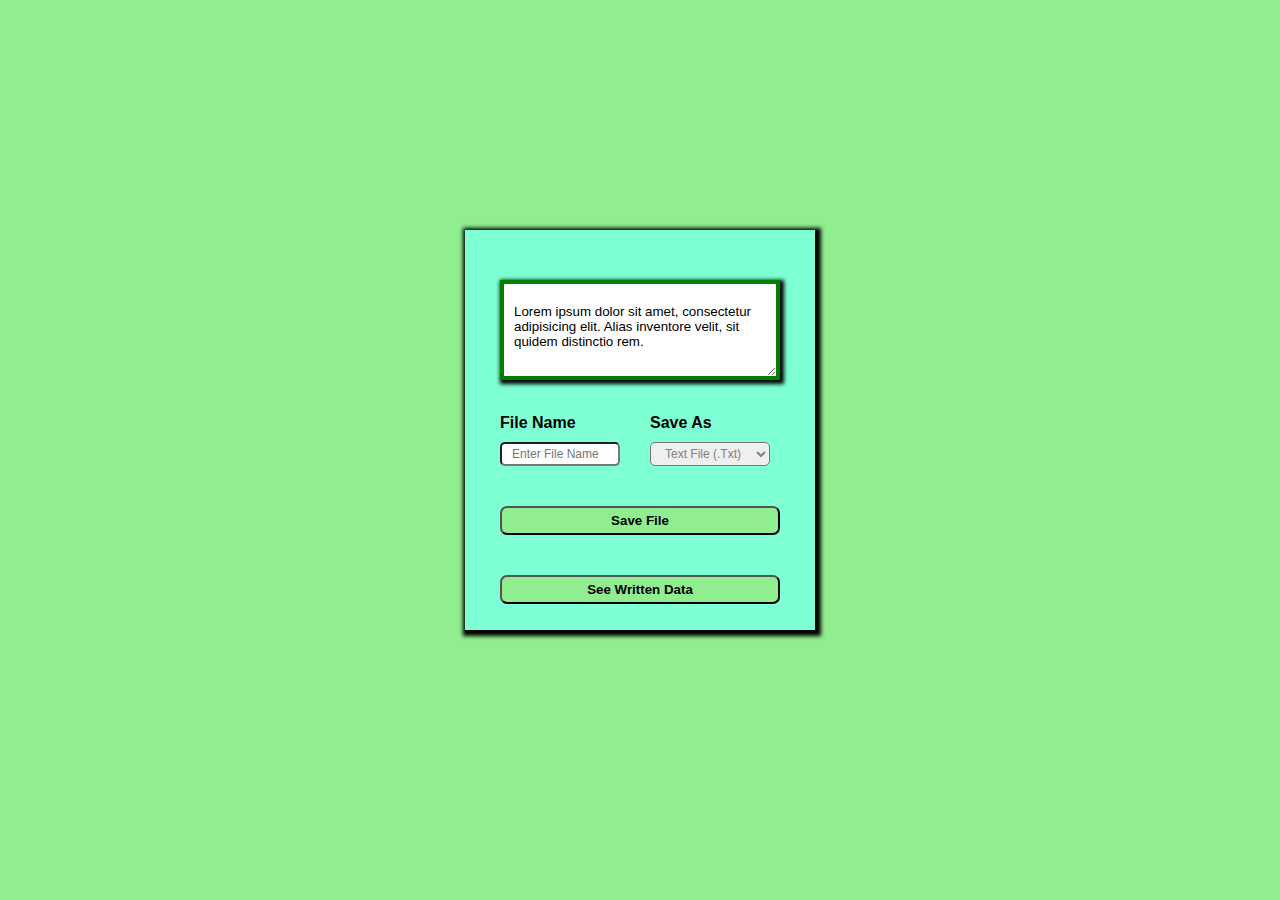
<file: file downloader/index.html>
<!DOCTYPE html>
<html lang="en">

<head>
    <meta charset="UTF-8">
    <meta http-equiv="X-UA-Compatible" content="IE=edge">
    <meta name="viewport" content="width=device-width, initial-scale=1.0">
    <title>file downloader</title>
    <link rel="stylesheet" href="dwn.css">
</head>

<body>
    <div class="container">
        <textarea>Lorem ipsum dolor sit amet, consectetur adipisicing elit. Alias inventore velit, sit quidem distinctio rem.</textarea>
        <div class="file-options">
            <div class="file-name">
                <label>file name</label>
                <input type="text" placeholder="enter file name">
            </div>
            <div class="save-as">
                <label>save as</label>
                <div class="select-menu">
                    <select>
                        <option value="text/plain">text file (.txt)</option>
                        <option value="text/javascript">js file (.js)</option>
                        <option value="text/html">HTML file (.html)</option>
                        <option value="image/svg+xml">DOC file (.doc)</option>
                        <option value="application/msword">SVG file (.svg)</option>
                        <option value="application/vnd.ms-powerpoint">PPT file (.ppt)</option>

                    </select>
                </div>
            </div>
        </div>
        <button class="save-btn">save file</button>
        <button class="data-btn">see written data</button>
    </div>
    <p class="data"></p>
    <script src="dwn.js"></script>

</body>

</html>
</file>
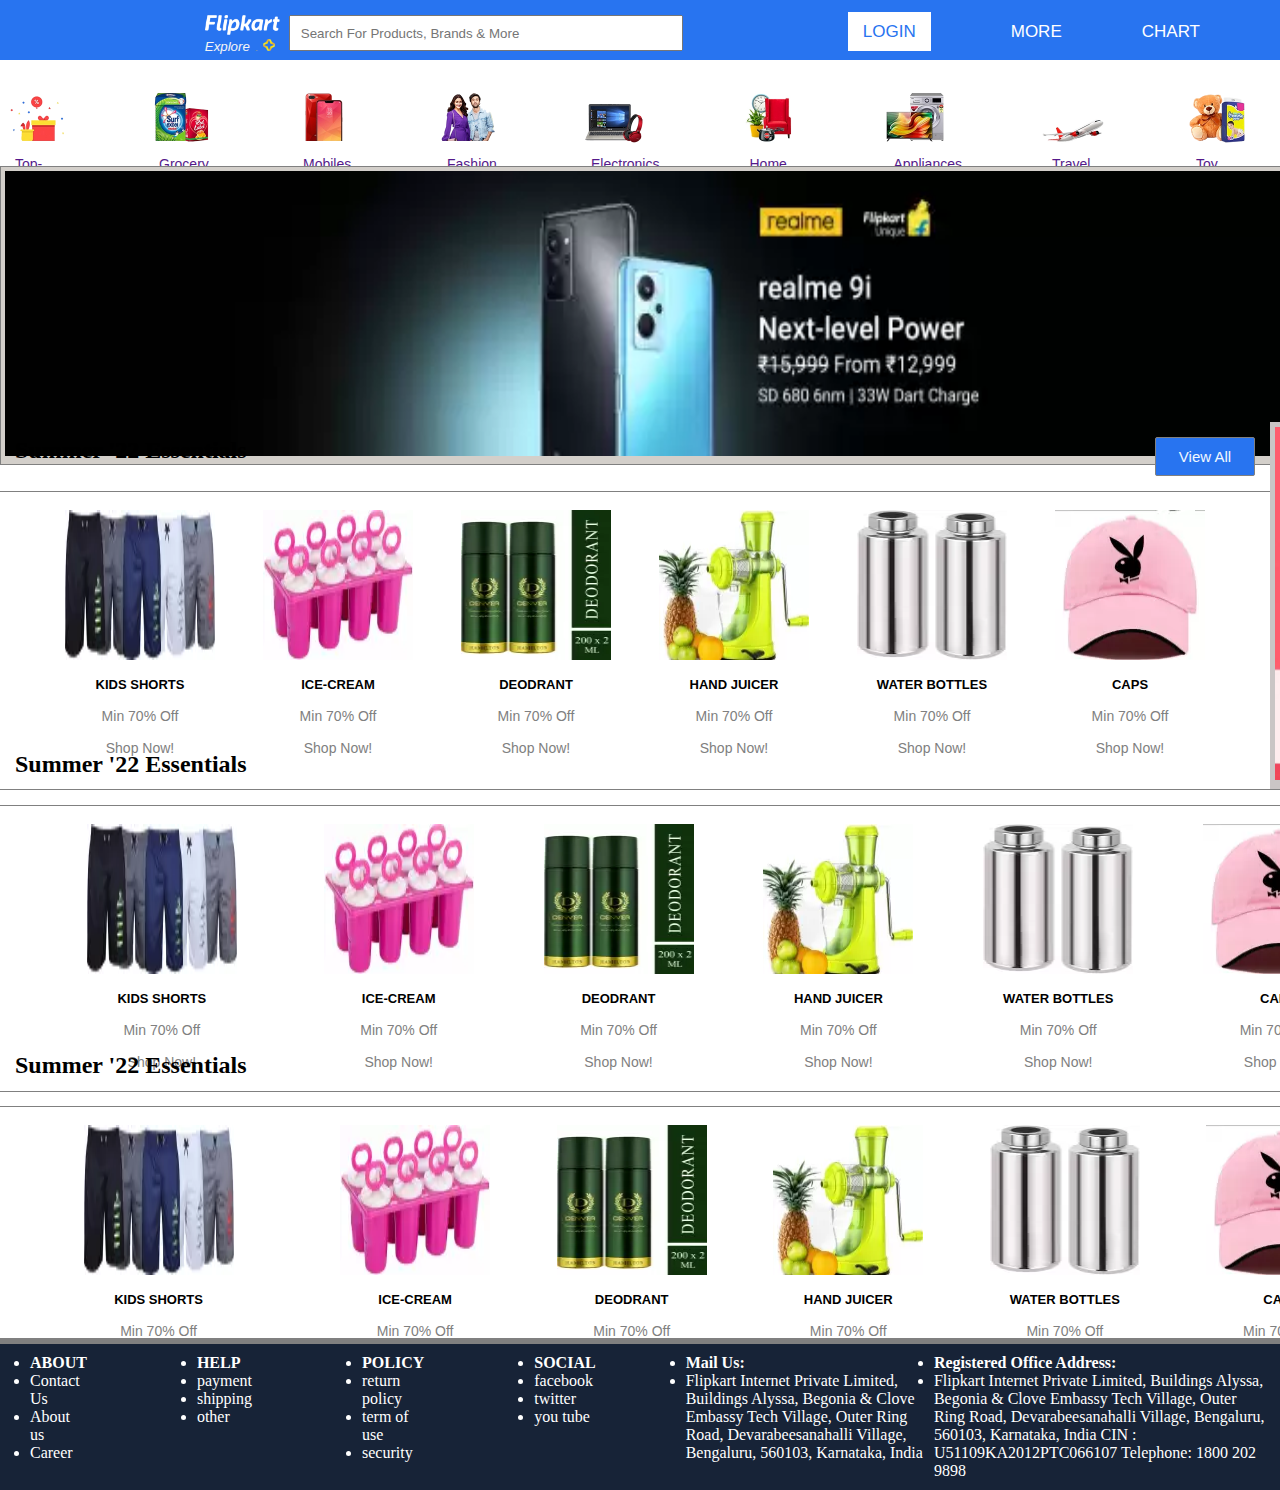
<file: flipkart/index.html>
<!DOCTYPE html>
<html lang="en">

<head>
    <meta charset="UTF-8">
    <meta http-equiv="X-UA-Compatible" content="IE=edge">
    <meta name="viewport" content="width=device-width, initial-scale=1.0">
    <title>flipkart</title>
    <link rel="stylesheet" href="flipkart.css">
</head>

<body>
    <div class="nav">
        <div><img src="flipkart-plus_8d85f4.png" alt="" width="75" height="20">
            <h5>explore <span class="plus">plus</span> <img src="plus.png" height="12" alt=""></h5>
        </div>
        <input type="search" placeholder="search for products, brands & more">

        <ul>
            <li><a href=""><span>login</span></a></li>
            <li><a href="">more</a></li>
            <li><a href="">chart</a></li>
        </ul>
    </div>
    <div class="types">
        <ul>
            <li><img src="top-offers.webp" alt="">
                <a href="">top-offers</a>
            </li>
            <li><img src="grocery.webp" alt="">
                <a href="">grocery</a>
            </li>
            <li><img src="mobiles.webp" alt="">
                <a href="">mobiles</a>
            </li>
            <li><img src="fashion.webp" alt="">
                <a href="">fashion</a>
            </li>
            <li><img src="electronics.webp" alt="">
                <a href="">electronics</a>
            </li>
            <li><img src="home.webp" alt="">
                <a href="">home</a>
            </li>
            <li><img src="appliances.webp" alt="">
                <a href="">appliances</a>
            </li>
            <li><img src="travel.webp" alt="">
                <a href="">travel</a>
            </li>
            <li><img src="toy.webp" alt="">
                <a href="">toy</a>
            </li>
        </ul>
    </div>
    <div class="realme">
        <img src="realme.webp" alt="" height="285" width="1510">
    </div>
    <div class="items">
        <div class="left">
            <div class="head">
                <h2>Summer '22 Essentials</h2>
                <a href="">view all</a>
            </div>
            <ul class="tt">
                <li><a href=""><img src="shorts.webp" alt="">
                        <ul>
                            <li>
                                <h3>kids shorts</h3>
                            </li>
                            <li>
                                min 70% off
                            </li>
                            <li>shop now!</li>
                        </ul>
                    </a></li>
                <li><a href=""><img src="ice cream.webp" alt="">
                        <ul>
                            <li>
                                <h3>ice-cream</h3>
                            </li>
                            <li>min 70% off</li>
                            <li>shop now!</li>
                        </ul>
                    </a></li>
                <li><a href=""><img src="do.webp" alt="">
                        <ul>
                            <li>
                                <h3>deodrant</h3>
                            </li>
                            <li>min 70% off</li>
                            <li>shop now!</li>
                        </ul>
                    </a></li>
                <li><a href=""><img src="hand juicer.webp" alt="">
                        <ul>
                            <li>
                                <h3>hand juicer</h3>
                            </li>
                            <li>min 70% off</li>
                            <li>shop now!</li>
                        </ul>
                    </a></li>
                <li><a href=""><img src="water bottle.webp" alt="">
                        <ul>
                            <li>
                                <h3>water bottles</h3>
                            </li>
                            <li>min 70% off</li>
                            <li>shop now!</li>
                        </ul>
                    </a></li>
                <li><a href=""><img src="caps.webp" alt="">
                        <ul>
                            <li>
                                <h3>caps</h3>
                            </li>
                            <li>min 70% off</li>
                            <li>shop now!</li>
                        </ul>
                    </a></li>
            </ul>

        </div>
        <div class="imalia"><img src="alia.webp" alt="" width="230" height="353"></div>
    </div>
    <div class="items" style="margin-top: 57.5%; ">
        <div class="left">
            <div class="head" style="width: 1490px;">
                <h2>Summer '22 Essentials</h2>
                <a href="">view all</a>
            </div>
            <ul class="tt" style="width: 1400px;">
                <li style="justify-content: center; padding-right: 20px;"><a href=""><img src="shorts.webp"
                            alt="">
                        <ul>
                            <li>
                                <h3>kids shorts</h3>
                            </li>
                            <li>
                                min 70% off
                            </li>
                            <li>shop now!</li>
                        </ul>
                    </a></li>
                <li><a href=""><img src="ice cream.webp" alt="">
                        <ul>
                            <li>
                                <h3>ice-cream</h3>
                            </li>
                            <li>min 70% off</li>
                            <li>shop now!</li>
                        </ul>
                    </a></li>
                <li><a href=""><img src="do.webp" alt="">
                        <ul>
                            <li>
                                <h3>deodrant</h3>
                            </li>
                            <li>min 70% off</li>
                            <li>shop now!</li>
                        </ul>
                    </a></li>
                <li><a href=""><img src="hand juicer.webp" alt="">
                        <ul>
                            <li>
                                <h3>hand juicer</h3>
                            </li>
                            <li>min 70% off</li>
                            <li>shop now!</li>
                        </ul>
                    </a></li>
                <li><a href=""><img src="water bottle.webp" alt="">
                        <ul>
                            <li>
                                <h3>water bottles</h3>
                            </li>
                            <li>min 70% off</li>
                            <li>shop now!</li>
                        </ul>
                    </a></li>
                <li><a href=""><img src="caps.webp" alt="">
                        <ul>
                            <li>
                                <h3>caps</h3>
                            </li>
                            <li>min 70% off</li>
                            <li>shop now!</li>
                        </ul>
                    </a></li>
            </ul>

        </div>

    </div>
    <div class="items" style="margin-top: 81%;">
        <div class="left">
            <div class="head" style="width: 1490px;">
                <h2>Summer '22 Essentials</h2>
                <a href="">view all</a>
            </div>
            <ul class="tt" style="width: 1400px;">
                <li style="justify-content: center; margin-right: 40px;"><a href=""><img src="shorts.webp"
                            alt="">
                        <ul>
                            <li>
                                <h3>kids shorts</h3>
                            </li>
                            <li>
                                min 70% off
                            </li>
                            <li>shop now!</li>
                        </ul>
                    </a></li>
                <li><a href=""><img src="ice cream.webp" alt="">
                        <ul>
                            <li>
                                <h3>ice-cream</h3>
                            </li>
                            <li>min 70% off</li>
                            <li>shop now!</li>
                        </ul>
                    </a></li>
                <li><a href=""><img src="do.webp" alt="">
                        <ul>
                            <li>
                                <h3>deodrant</h3>
                            </li>
                            <li>min 70% off</li>
                            <li>shop now!</li>
                        </ul>
                    </a></li>
                <li><a href=""><img src="hand juicer.webp" alt="">
                        <ul>
                            <li>
                                <h3>hand juicer</h3>
                            </li>
                            <li>min 70% off</li>
                            <li>shop now!</li>
                        </ul>
                    </a></li>
                <li><a href=""><img src="water bottle.webp" alt="">
                        <ul>
                            <li>
                                <h3>water bottles</h3>
                            </li>
                            <li>min 70% off</li>
                            <li>shop now!</li>
                        </ul>
                    </a></li>
                <li><a href=""><img src="caps.webp" alt="">
                        <ul>
                            <li>
                                <h3>caps</h3>
                            </li>
                            <li>min 70% off</li>
                            <li>shop now!</li>
                        </ul>
                    </a></li>
            </ul>

        </div>
    </div>
    <div class="footer">
        <div class="up">
            <div class="left">
                <ul>
                    <li><h4>ABOUT</h4></li>
                    <li>Contact Us</li>
                    <li>About us</li>
                    <li>Career</li>
                </ul>
                <ul>
                    <li><h4>HELP</h4></li>
                    <li>payment</li>
                    <li>shipping</li>
                    <li>other</li>
                </ul>
                <ul>
                    <li><h4>POLICY</h4></li>
                    <li>return policy</li>
                    <li>term of use</li>
                    <li>security</li>
                </ul>
                <ul>
                    <li><h4>SOCIAL</h4></li>
                    <li>facebook</li>
                    <li>twitter</li>
                    <li>you tube</li>
                </ul>
            </div>
            <div class="right">
                <ul>
                    <li><h4>Mail Us:</h4></li>
                    <li>Flipkart Internet Private Limited,

                        Buildings Alyssa, Begonia &
                        
                        Clove Embassy Tech Village,
                        
                        Outer Ring Road, Devarabeesanahalli Village,
                        
                        Bengaluru, 560103,
                        
                        Karnataka, India</li>
                    
                </ul>
                <ul>
                    <li><h4>Registered Office Address:</h4></li>
                    <li>Flipkart Internet Private Limited,

                        Buildings Alyssa, Begonia &
                        
                        Clove Embassy Tech Village,
                        
                        Outer Ring Road, Devarabeesanahalli Village,
                        
                        Bengaluru, 560103,
                        
                        Karnataka, India
                        
                        CIN : U51109KA2012PTC066107
                        
                        Telephone: 1800 202 9898</li>
                    
                </ul>
            </div>
        </div>
        <div class="down"></div>

    </div>
</body>

</html>
</file>
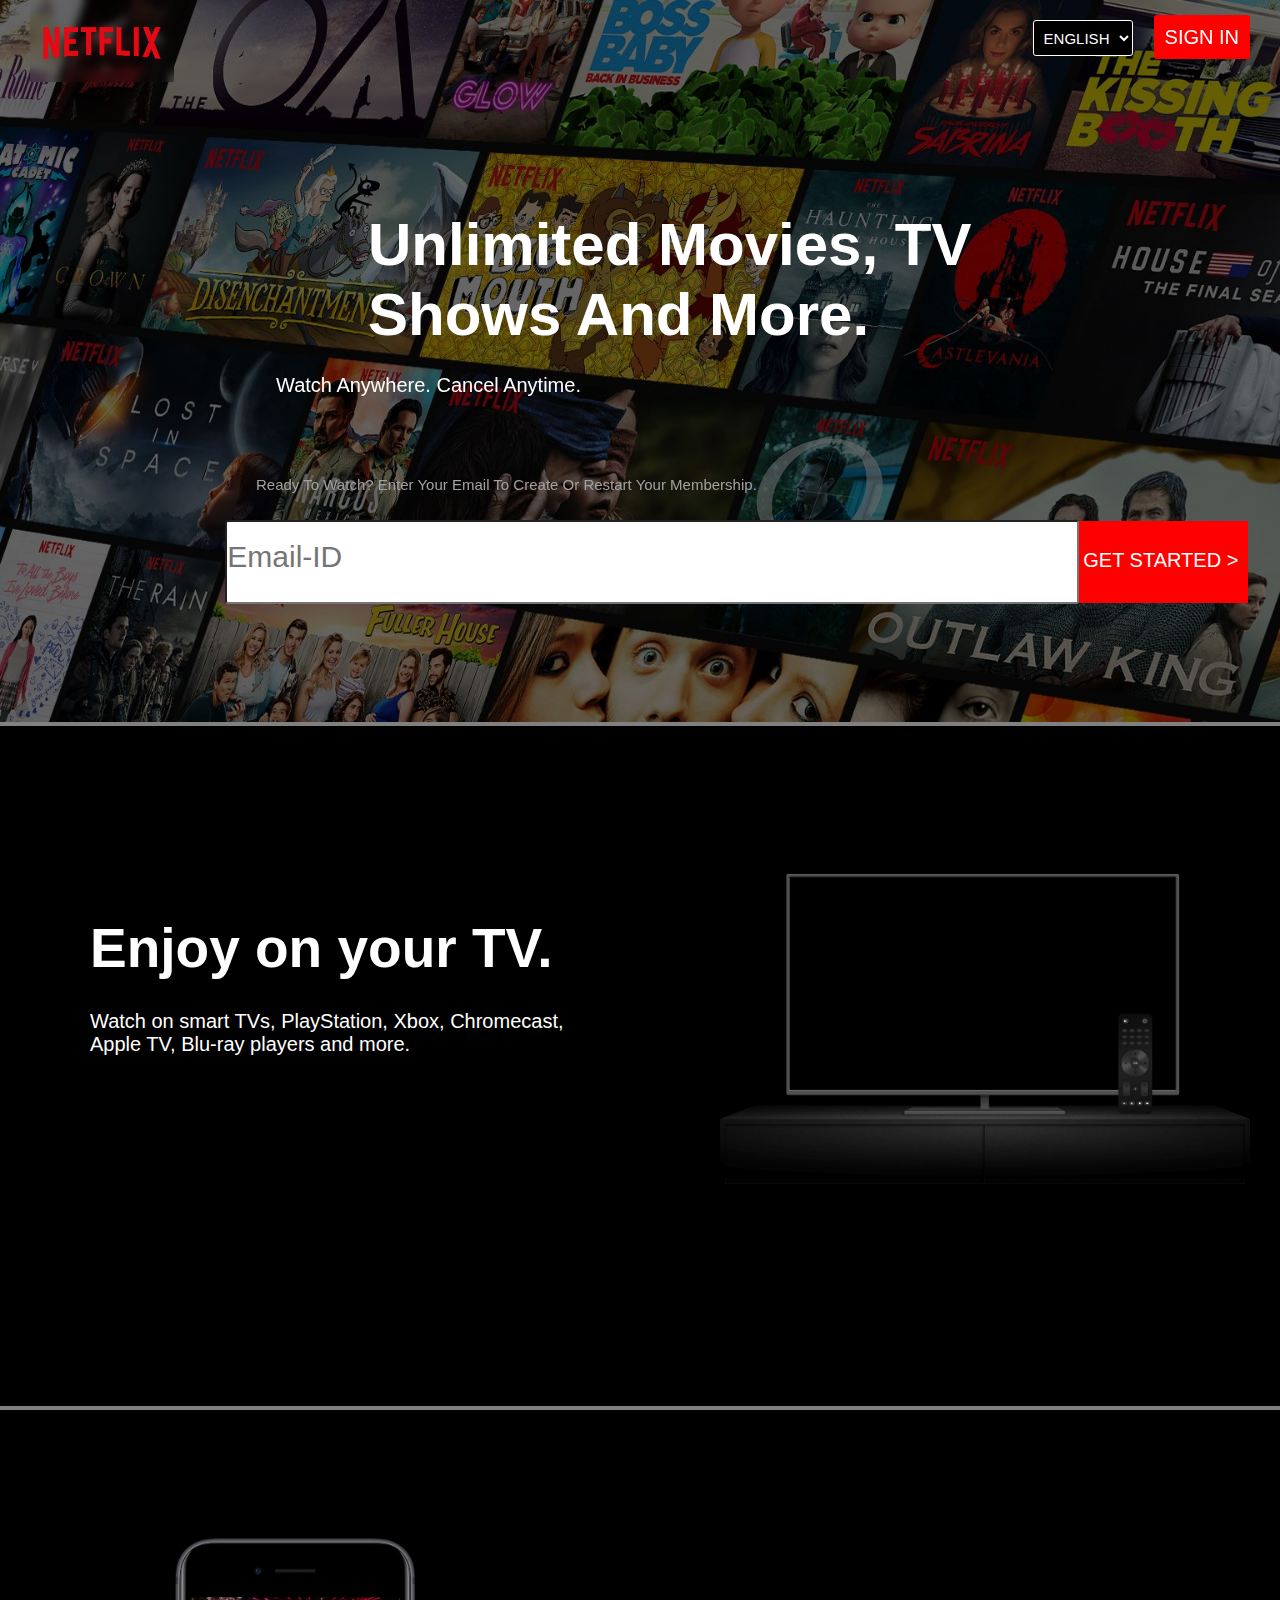
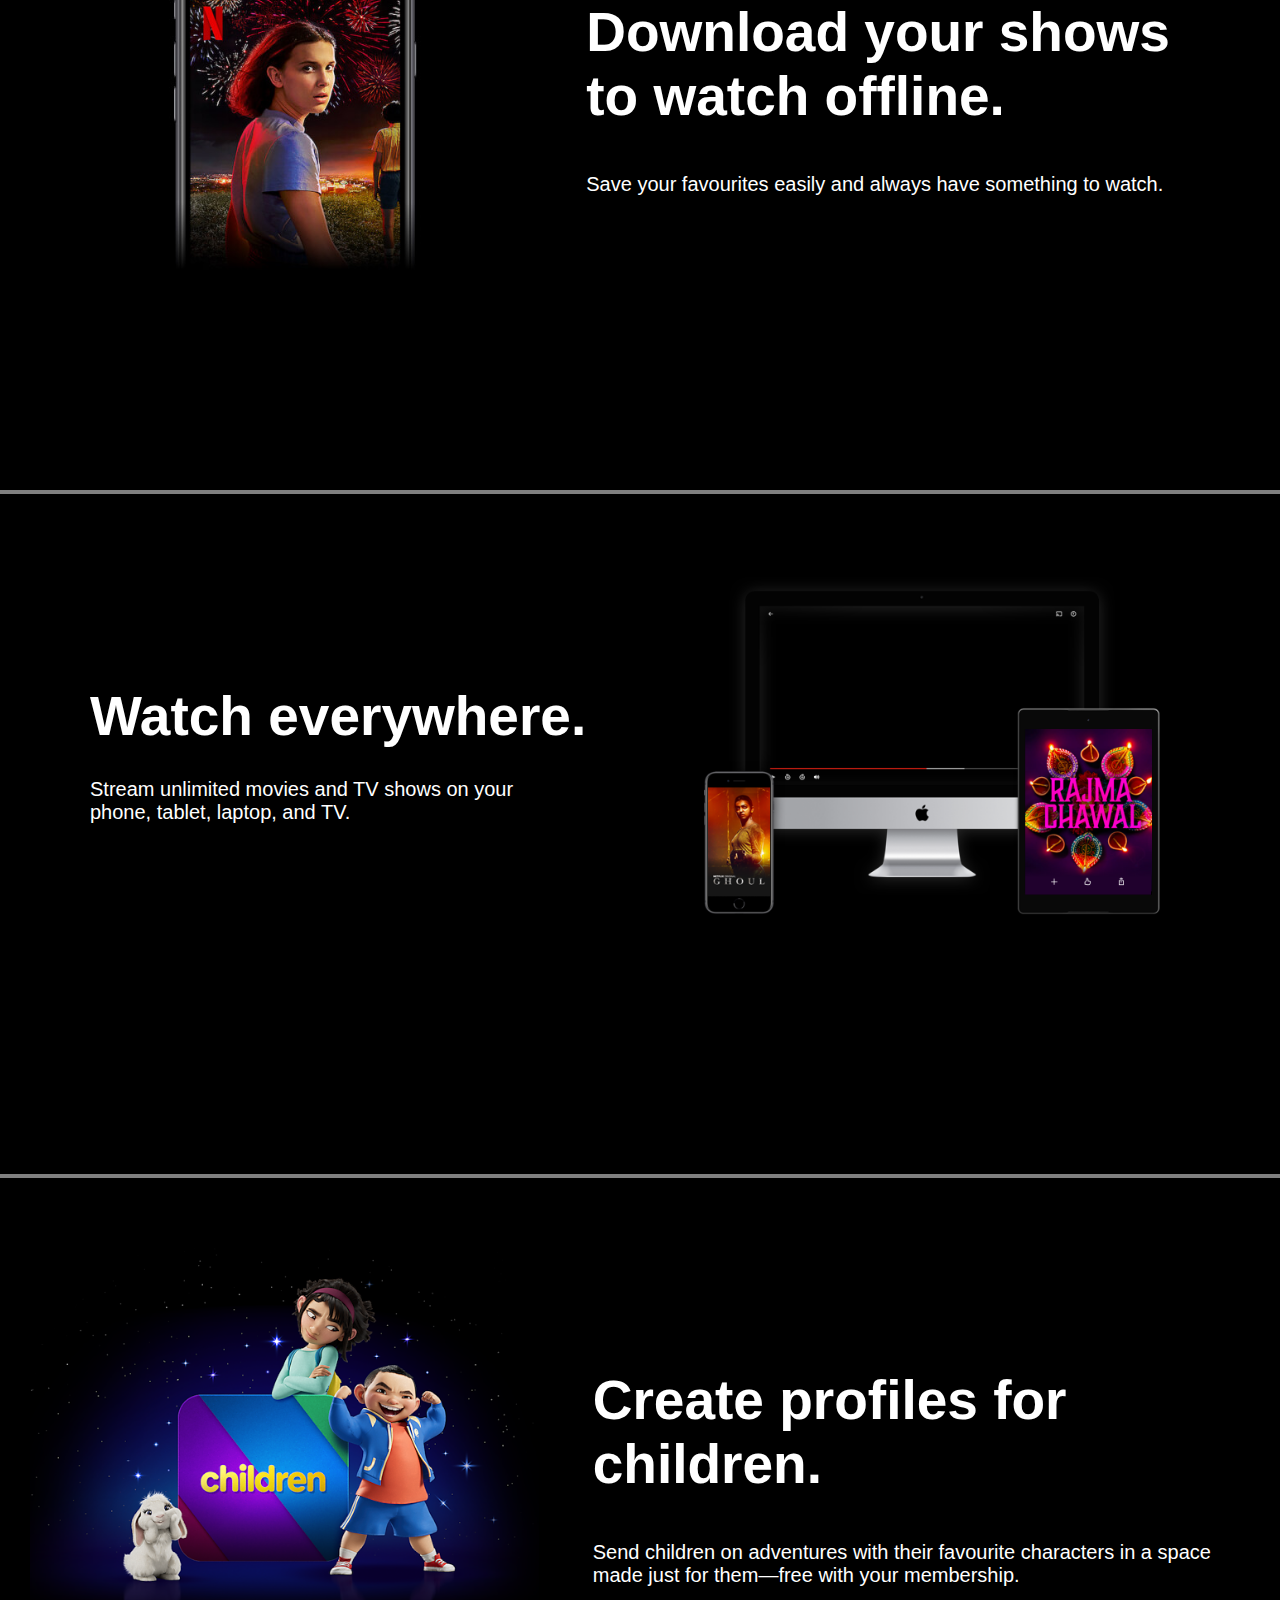
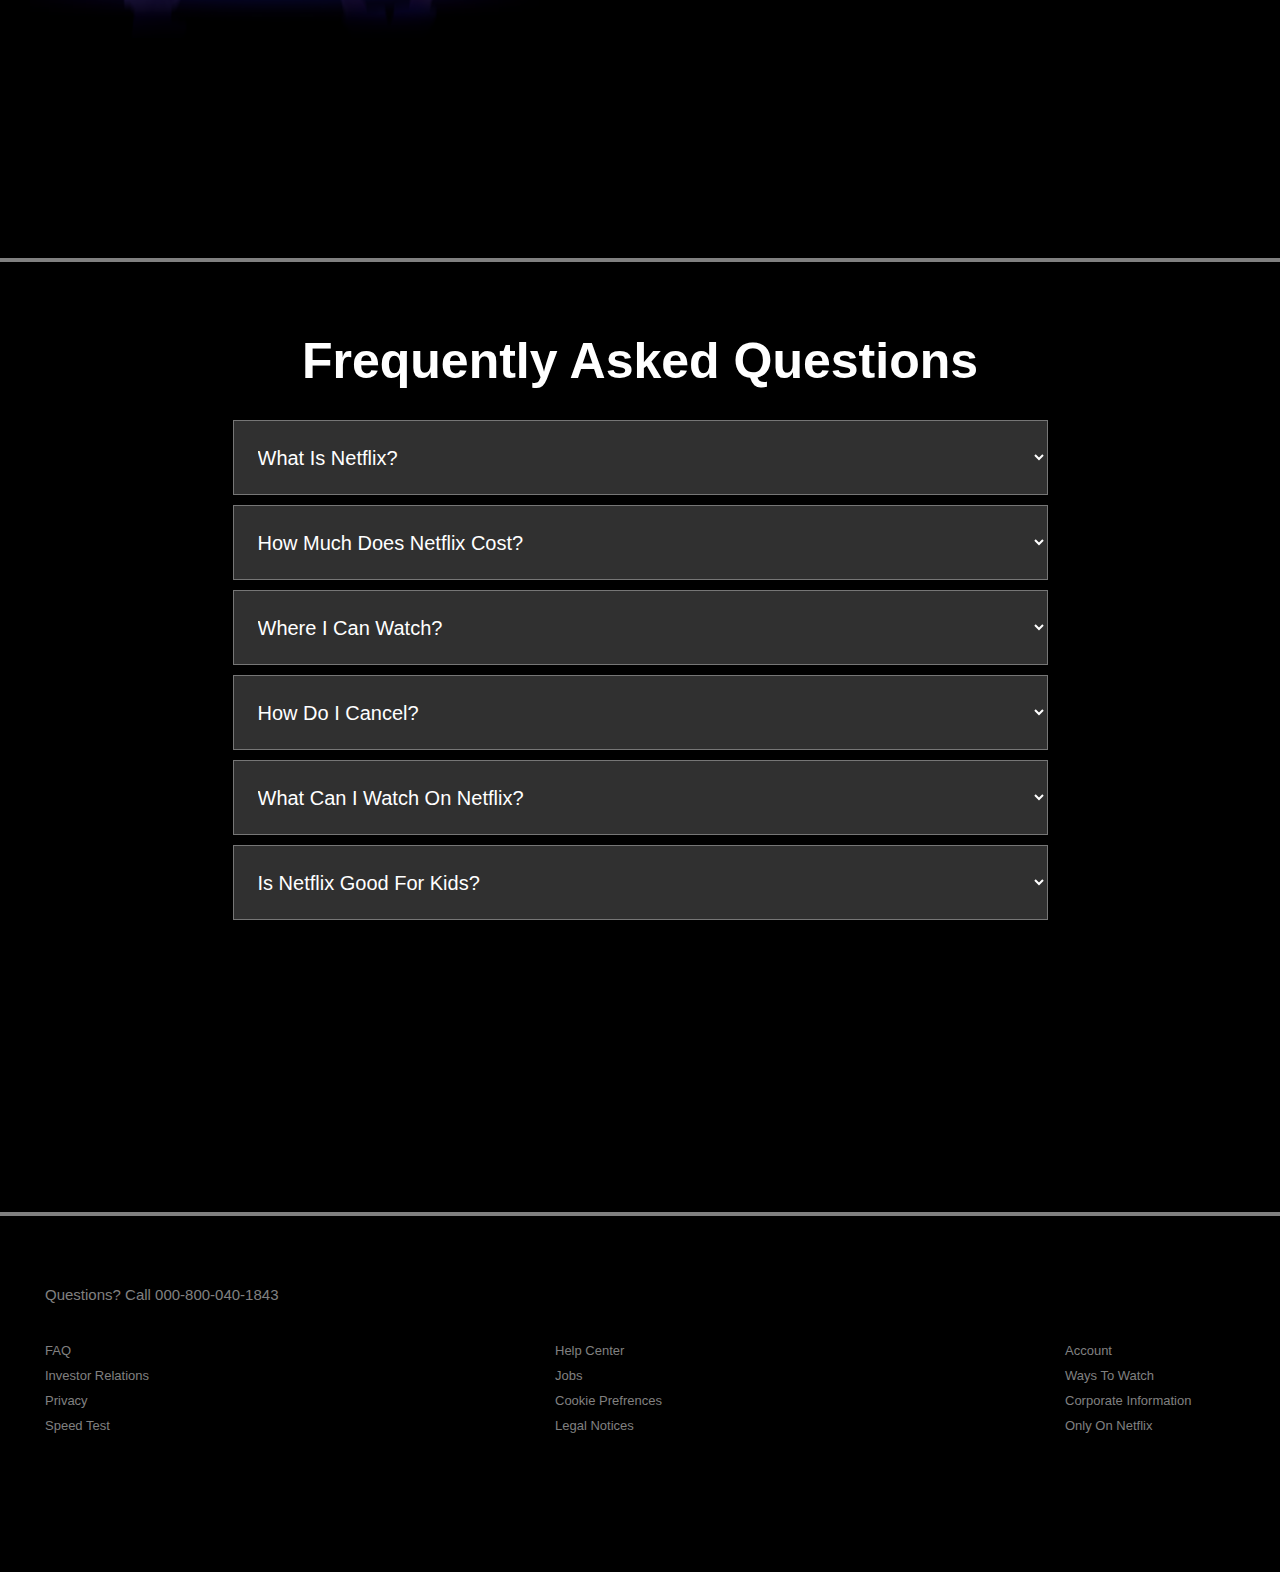
<file: netflix/index.html>
<!DOCTYPE html>
<html lang="en">

<head>
    <meta charset="UTF-8">
    <meta http-equiv="X-UA-Compatible" content="IE=edge">
    <meta name="viewport" content="width=device-width, initial-scale=1.0">
    <title>netflix</title>
    <link rel="stylesheet" href="netflix.css">
</head>

<body>
    <div class="bg"></div>

    <div class="nav">
        <img src="netflix-logo.png" alt="logo">
        <nav>
            <select class="selectpicker" data-width="fit">
                <option>English</option>
                <option>हिन्दी</option>
            </select>
            <a href="https://www.netflix.com/in/login">sign in</a>
        </nav>

    </div>
    <div class="main">
        <div class="main-block1">
            <h1>Unlimited movies, TV shows and more.</h1>
            <h3>Watch anywhere. Cancel anytime.</h3>
            <h4 class="register">Ready to watch? Enter your email to create or restart your membership.</h4>
            <div class="email">
                <input type="email" name="email" placeholder="Email-ID"><span>get started ></span>
            </div>
        </div>

    </div>
    <div class="tv">
        <div>
            <h1>Enjoy on your TV.</h1>
            <h3>Watch on smart TVs, PlayStation, Xbox, Chromecast, Apple TV, Blu-ray players and more.</h3>
        </div>
        <img src="tv.png" alt="img">
    </div>
    <div class="mob">
        <img src="mobile-0819.jpg" alt="img">
        <div>
            <h1>Download your shows to watch offline.</h1>
            <h3>Save your favourites easily and always have something to watch.</h3>
        </div>

    </div>
    <div class="mac">
        <div>
            <h1>Watch everywhere.</h1>
            <h3>Stream unlimited movies and TV shows on your phone, tablet, laptop, and TV.</h3>
        </div>
        <img src="macbook.png" alt="img">
    </div>
    <div class="mob">
        <img src="childs.png" alt="img">
        <div>
            <h1>Create profiles for children.</h1>
            <h3>Send children on adventures with their favourite characters in a space made just for them—free with your
                membership.</h3>
        </div>

    </div>
    <div class="ques">
        <h1>Frequently Asked Questions</h1>
        <ul>
            <li><select class="selectpicker" data-width="fit" >
                    <option value="" hidden>what is netflix? </option>
                    <option data-width="815">Netflix is a streaming service that offers a wide variety of award-winning TV shows, movies,
                        anime, documentaries and more – on thousands of internet-connected devices.

                        You can watch as much as you want, whenever you want, without a single ad – all for one low
                        monthly price. There's always something new to discover, and new TV shows and movies are added
                        every week!</option>
                </select></li>
            <li><select class="selectpicker" data-width="fit">
                    <option>how much does netflix cost?</option>
                    <option>Watch Netflix on your smartphone, tablet, Smart TV, laptop, or streaming device, all for one
                        fixed monthly fee. Plans range from ₹ 149 to ₹ 649 a month. No extra costs, no contracts.
                    </option>
                </select></li>
            <li><select class="selectpicker" data-width="fit">
                    <option>where i can watch?</option>
                    <option>Watch anywhere, anytime. Sign in with your Netflix account to watch instantly on the web at
                        netflix.com from your personal computer or on any internet-connected device that offers the
                        Netflix app, including smart TVs, smartphones, tablets, streaming media players and game
                        consoles.

                        You can also download your favourite shows with the iOS, Android, or Windows 10 app. Use
                        downloads to watch while you're on the go and without an internet connection. Take Netflix with
                        you anywhere.</option>
                </select></li>
            <li><select class="selectpicker" data-width="fit">
                    <option>how do i Cancel?</option>
                    <option>Netflix is flexible. There are no annoying contracts and no commitments. You can easily
                        cancel your account online in two clicks. There are no cancellation fees – start or stop your
                        account anytime.</option>
                </select></li>
            <li><select class="selectpicker" data-width="fit">
                    <option>what can i watch on netflix?</option>
                    <option>Netflix has an extensive library of feature films, documentaries, TV shows, anime,
                        award-winning Netflix originals, and more. Watch as much as you want, anytime you want.</option>
                </select></li>
            <li><select class="selectpicker" data-width="fit">
                    <option>is netflix good for kids?</option>
                    <option>The Netflix Kids experience is included in your membership to give parents control while
                        kids enjoy family-friendly TV shows and films in their own space.

                        Kids profiles come with PIN-protected parental controls that let you restrict the maturity
                        rating of content kids can watch and block specific titles you don’t want kids to see.</option>
                </select></li>

        </ul>
       
    </div>
    <footer>
        <h4>Questions? Call 000-800-040-1843</h4>
        <div>
        <ul class="1">
            <li>FAQ</li>
            <li>Investor Relations</li>
            <li>privacy</li>
            <li>speed test</li>
        </ul>
        <ul class="2">
            <li>help center</li>
            <li>jobs</li>
            <li>cookie prefrences</li>
            <li>Legal Notices</li>
        </ul>
        <ul class="3">
            <li>Account</li>
            <li>Ways to Watch</li>
            <li>Corporate Information</li>
            <li>Only on Netflix</li>
        </ul>
    </div>
 
    </footer>

</body>

</html>
</file>
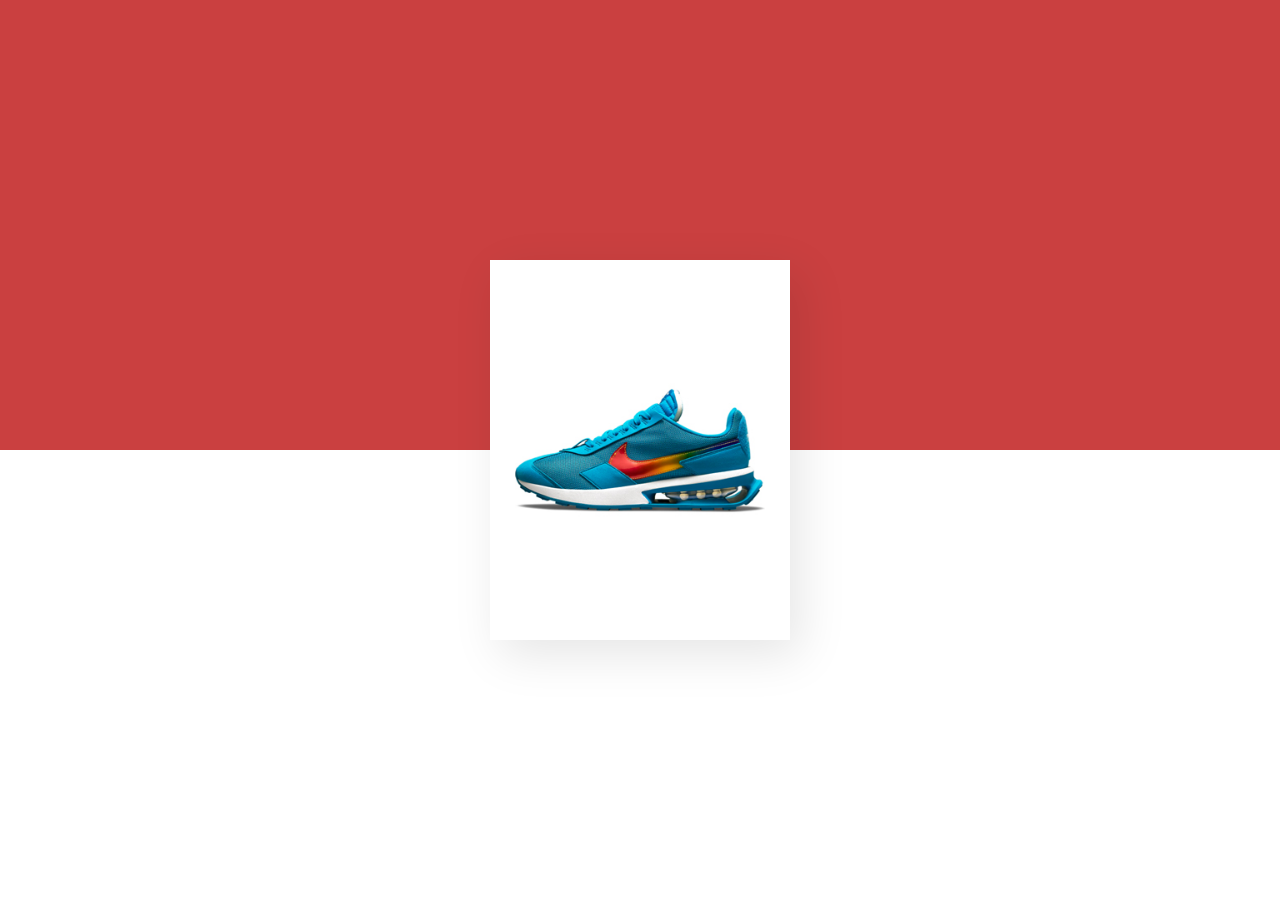
<file: nike card/index.html>
<!DOCTYPE html>
<html lang="en">
<head>
    <meta charset="UTF-8">
    <meta http-equiv="X-UA-Compatible" content="IE=edge">
    <meta name="viewport" content="width=device-width, initial-scale=1.0">
    <title>Nike Shopping</title>
    <link rel="stylesheet" href="nike.css">
</head>
<body>
  <div class="card">
      <div class="imgBx">
          <img src="shoe.jpg">
      </div>
      <div class="details">
          <h3>nike air max</h3>
          <span>men's shoes</span>
          <h4>details</h4>
          <p>Lorem ipsum dolor sit amet consectetur adipisicing elit. Architecto, nam?</p>
          <h4>size <span>UK</span></h4>
          <ul>
              <li>5</li>
              <li>6</li>
              <li>7</li>
              <li>8</li>
              <li>9</li>
              <li>10</li>
          </ul>
          <div class="buy">
              <h2><sup>₹</sup>3999/- <small>only</small></h2>
              <a href="https://www.nike.com/in/t/air-max-pre-day-shoes-QGrZLw/DH4638-400">buy now</a>
          </div>
      </div>
  </div>  
</body>
</html>
</file>
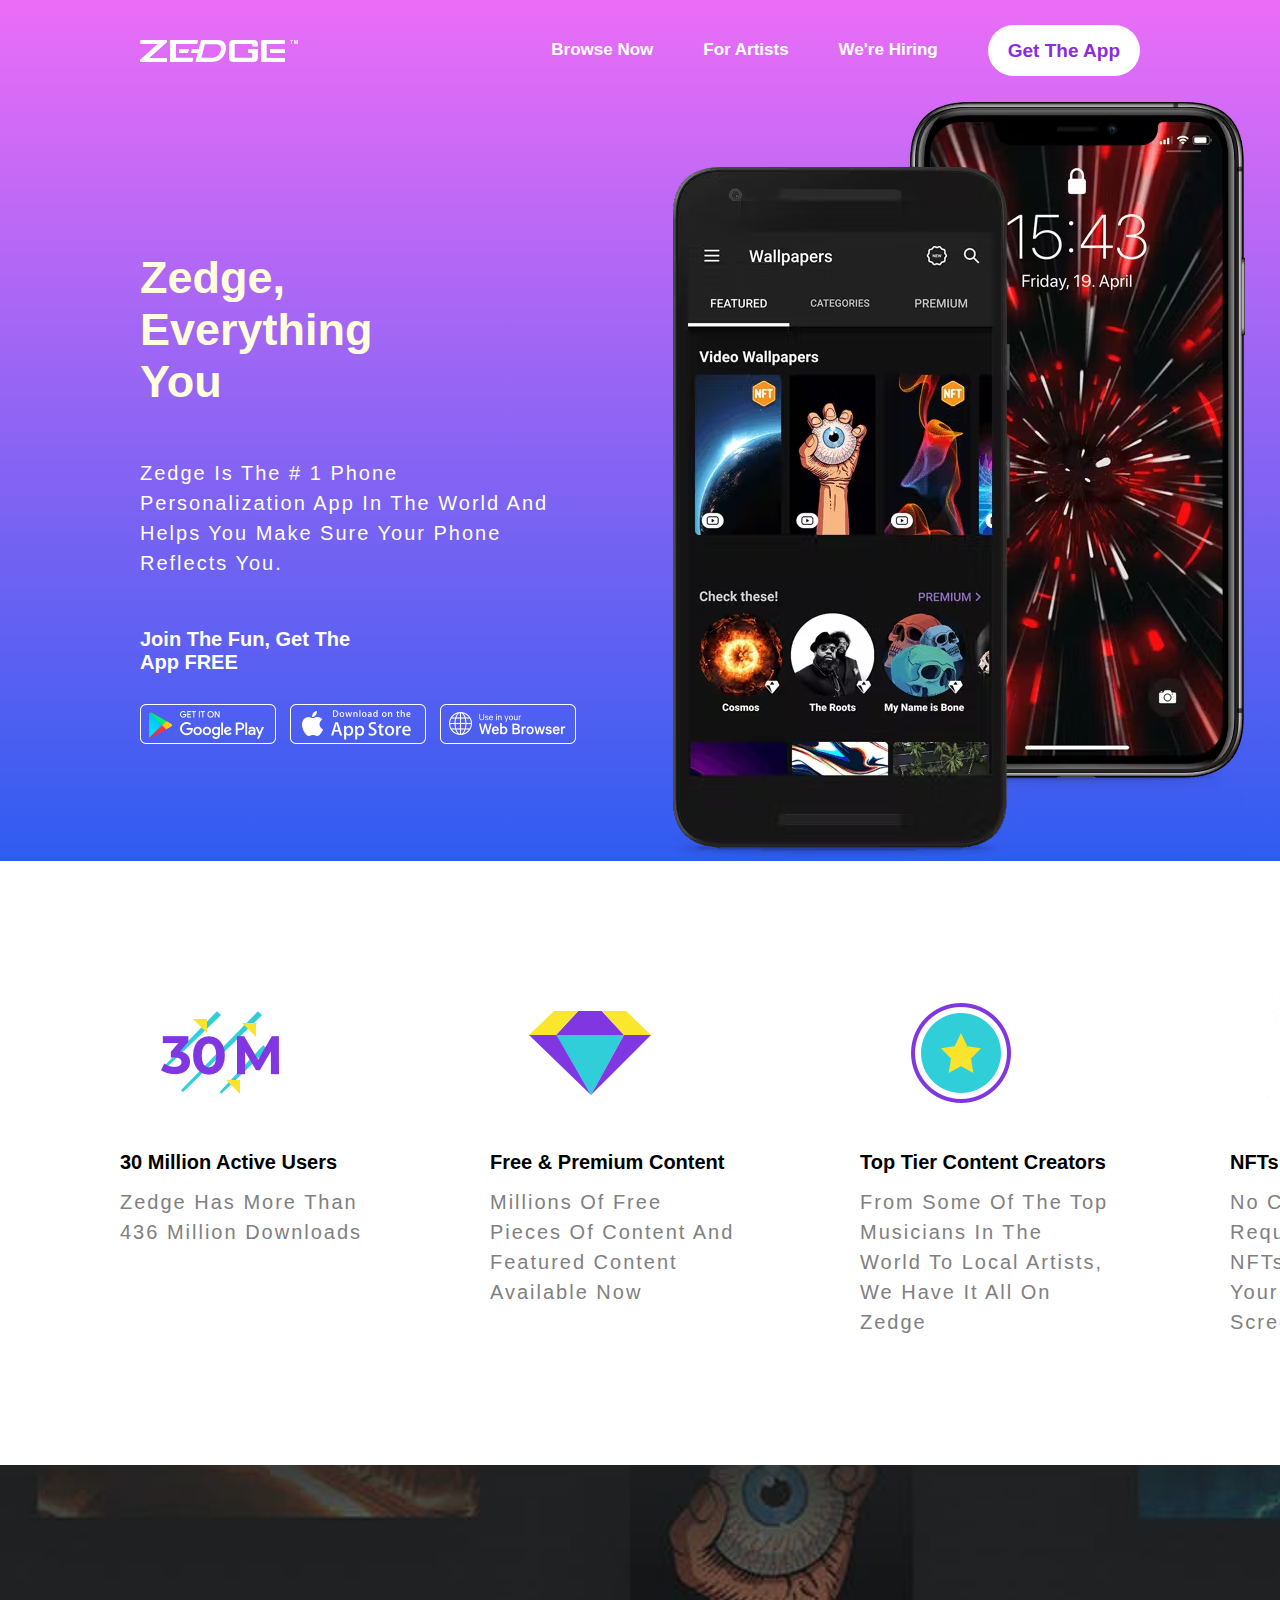
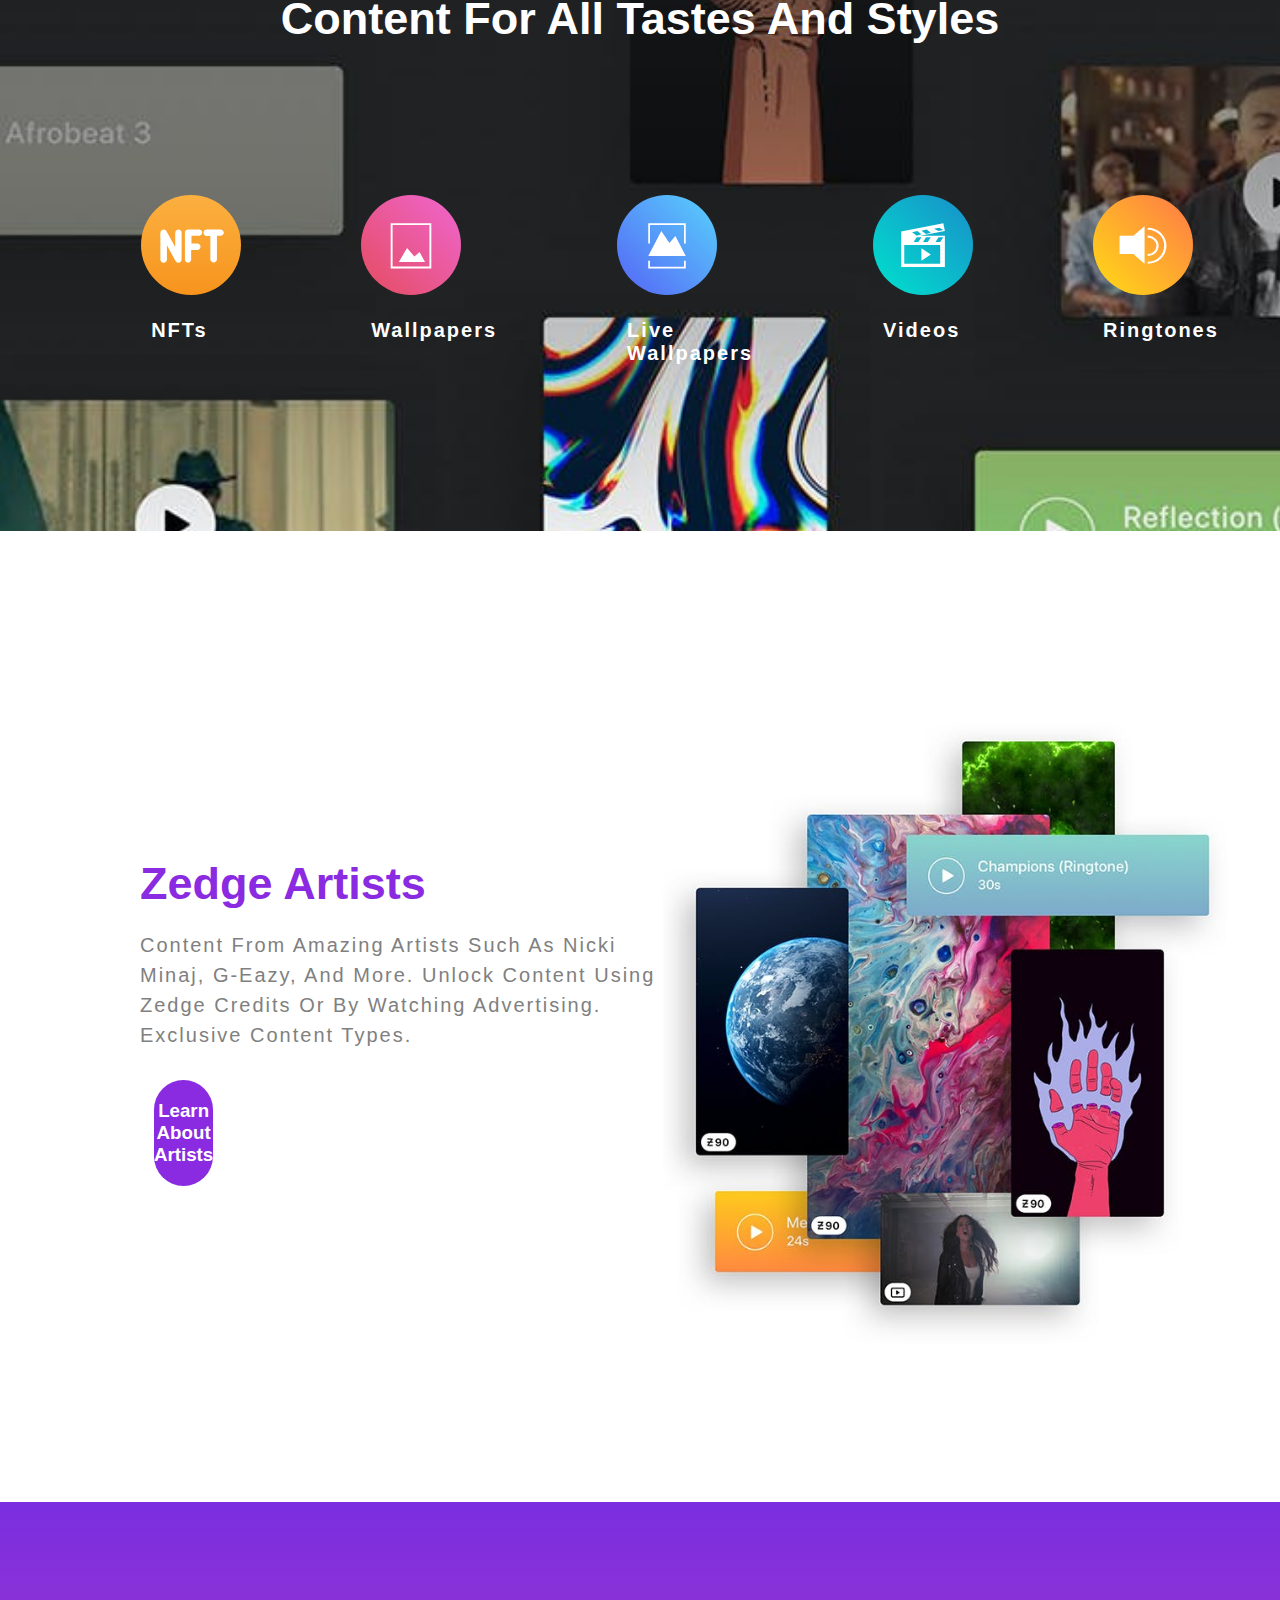
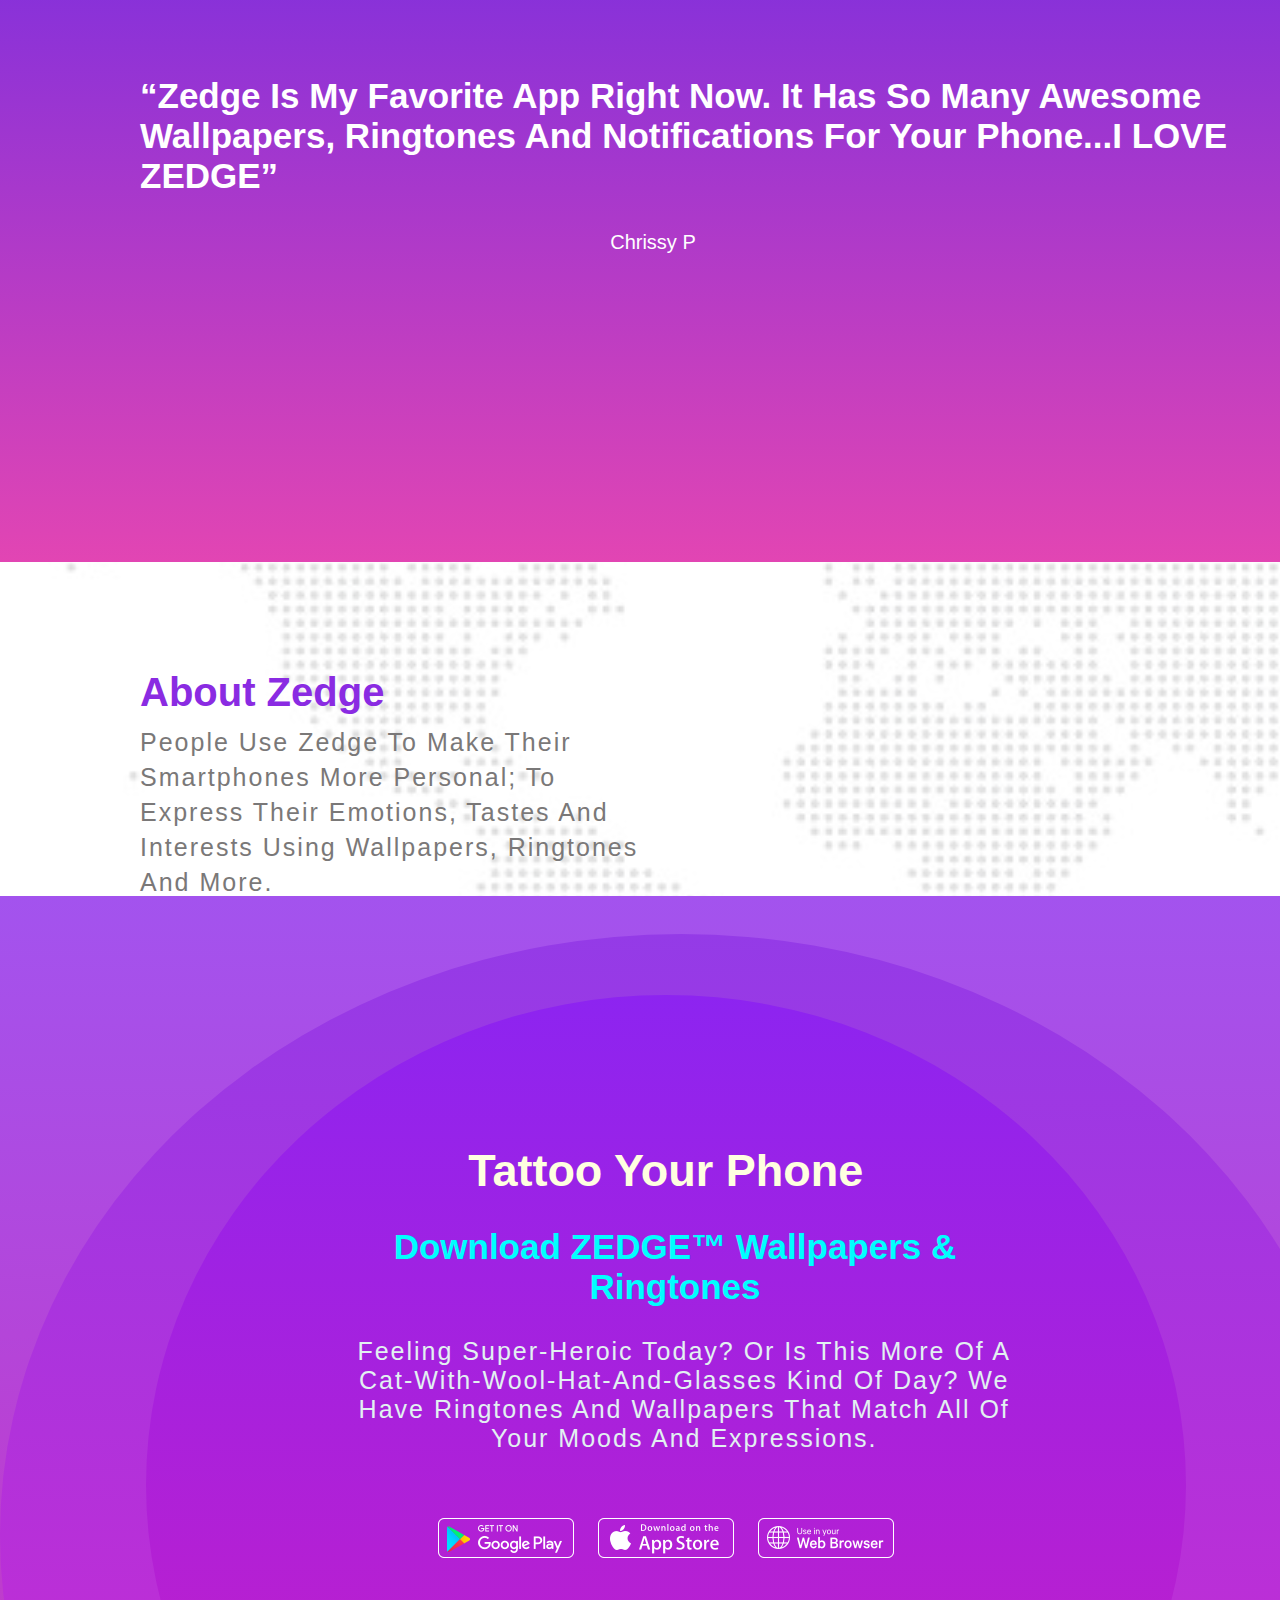
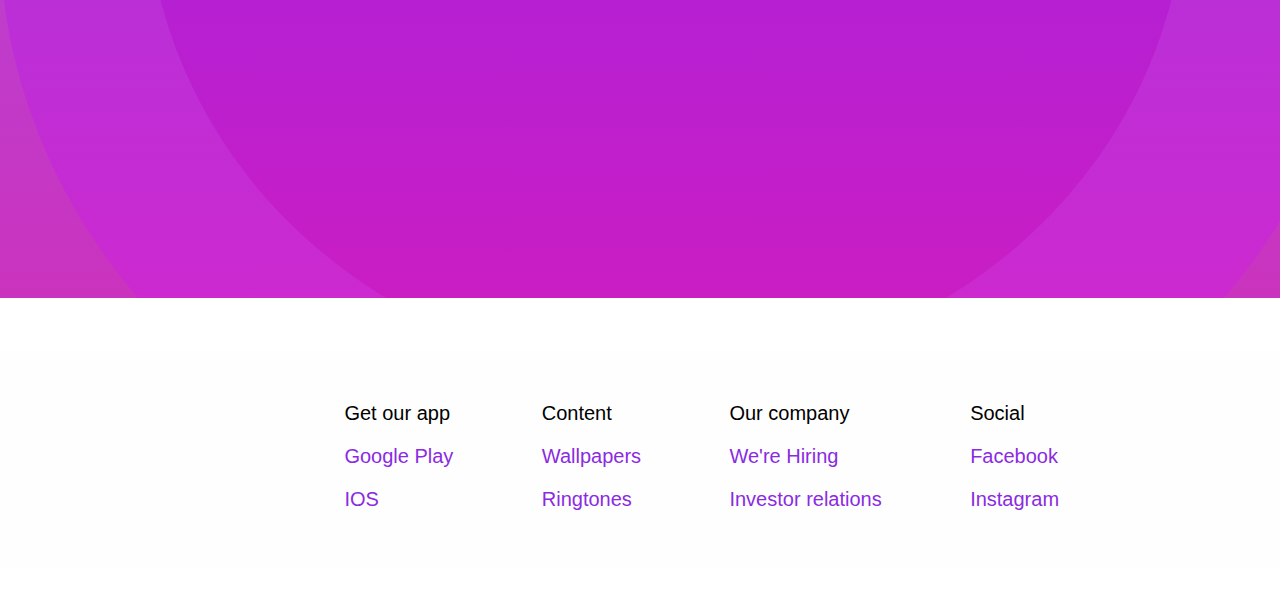
<file: zedge/index.html>
<!DOCTYPE html>
<html lang="en">

<head>
    <meta charset="UTF-8">
    <meta http-equiv="X-UA-Compatible" content="IE=edge">
    <meta name="viewport" content="width=device-width, initial-scale=1.0">
    <title>zedge</title>
    <link rel="stylesheet" href="zedge.css">
</head>

<body>
    <div class="main">
        <div class="nav">
            <img src="zedge.svg" alt="img">
            <ul>
                <li><a href="#">browse now</a></li>
                <li><a href="#">for artists</a></li>
                <li><a href="#">we're hiring</a></li>
                <li><a href="#"><span>get the app</span></a></li>
            </ul>
        </div>
        <div class="main2">
            <div class="head">
                <h1>Zedge,
                    Everything You</h1>
                <p>Zedge is the # 1 phone personalization app in the world and helps you make sure your phone reflects
                    you.</p>
                <h3>Join the fun, get the app FREE</h3>
                <div class="cnct">
                    <a href="#"><img src="play store.png" alt="img"></a>
                    <a href="#"><img src="apple store.png" alt="img"></a>
                    <a href="#"><img src="web browser.png" alt="img"></a>
                </div>
            </div>
            <img src="phone.avif" alt="img">
        </div>

    </div>
    <div class="show">
        <ul>
            <li><img src="30.png" alt="">
                <h3>30 million active users</h3>
                <p>Zedge has more than 436 million downloads</p>
            </li>
            <li><img src="dimond.png" alt="">
                <h3>Free & Premium Content</h3>
                <p>Millions of free pieces of content and featured content available now</p>
            </li>
            <li><img src="star.png" alt="">
                <h3>Top tier content creators</h3>
                <p>From some of the top musicians in the world to local artists, we have it all on Zedge</p>
            </li>
            <li><img src="nft.avif" alt="">
                <h3>NFTs made easy</h3>
                <p>No cryptocurrency is required!
                    Purchased NFTs can live on your device’s home screen</p>
            </li>
        </ul>
    </div>
    <div class="bg"></div>
    <div class="content">
        <h1>Content For all tastes and styles</h1>
        <ul>
            <li><img src="nft.logo.svg" alt="" height="66" width="66">
                <h2>NFTs</h2>
            </li>
            <li><img src="walllogo.svg" alt="">
                <h2>wallpapers</h2>
            </li>
            <li><img src="livewalllogo.svg" alt="">
                <h2>live wallpapers</h2>
            </li>
            <li><img src="videoslogo.svg" alt="">
                <h2>videos</h2>
            </li>
            <li><img src="ringtonelogo.svg" alt="">
                <h2>ringtones</h2>
            </li>
        </ul>
    </div>
    <div class="zedgewall">
        <div>
            <h1>Zedge Artists</h1>
            <p>Content from amazing artists such as Nicki Minaj, G-Eazy, and more. Unlock content using Zedge credits or by watching advertising. Exclusive content types.</p>
            <a href="https://marketplace.zedge.net/"><h3>learn about artists</h3></a>
        </div>
        <img src="zedgewall.jpg" alt="img" height="651" width="579">
    </div>
    <div class="feed">
        <div><h2>“Zedge is my favorite app right now. It has so many awesome wallpapers, ringtones and notifications For your phone...I LOVE ZEDGE”</h2>
        <h4>Chrissy P</h4>
        </div>
    </div>
    <div class="bg1"></div>
    <div class="bg1cont">
        <h2>About Zedge</h2>
        <p>People use Zedge to make their smartphones more personal; to express their emotions, tastes and interests using wallpapers, ringtones and more.</p>
        <ul>
            <li><h3>436M app installs</h3></li>
            <li><h3>30 Million active users</h3></li>
            <li><h3>Teams around the world</h3></li>
        </ul>
    </div>
    <div class="circles">
        <div class="cir1">
            <div class="cir2">
                <div class="cir3">
                    <h3>Tattoo your phone</h3>
                    <h4>Download ZEDGE™ Wallpapers & Ringtones</h4>
                    <p>Feeling super-heroic today? Or is this more of a cat-with-wool-hat-and-glasses kind of day? We have ringtones and wallpapers that match all of your moods and expressions.</p>
                    <div class="cnct1">
                        <a href="#"><img src="play store.png" alt="img"></a>
                        <a href="#"><img src="apple store.png" alt="img"></a>
                        <a href="#"><img src="web browser.png" alt="img"></a>
                    </div>


                </div>
            </div>
        </div>
    </div>
    <footer>
        
        <ul>
            <li><a class="tt" href="">Get our app</a></li>
            <li><a href="">Google Play</a></li>
            <li><a href="">IOS</a></li>
        </ul>
        <ul>
            <li><a class="tt" href="">Content</a></li>
            <li><a href="">Wallpapers</a></li>
            <li><a href="">Ringtones</a></li>
        </ul>
        <ul>
            <li><a class="tt" href="">Our company</a></li>
            <li><a href="">We're Hiring</a></li>
            <li><a href="">Investor relations</a></li>
        </ul>
        <ul>
            <li><a class="tt" href="">Social</a></li>
            <li><a href="">Facebook</a></li>
            <li><a href="">Instagram</a></li>
        </ul>
    </footer>
</body>

</html>
</file>
<file: file downloader/dwn.css>
*{
    margin: 0%;
    padding: 0%;
    box-sizing: border-box;

}
body{
    height: 100vh;
    justify-content: center;
    align-items: center;
    display: flex;
    background-color: lightgreen;
    flex-direction: column;
}

.container{
    height: 400px;
    width: 350px;
    background-color: aquamarine;
    padding: 50px 35px;
    box-shadow: 2px 2px 4px 4px ;


}
textarea{
    width:100%;
    height:100px;
    border: 4px solid green;
    box-shadow: 2px 2px 4px 2px ;
    size-adjust: none;
    
    font-family: Arial, Helvetica, sans-serif;
    font-weight: 500;
    padding: 20px 10px;

}
.file-options{
    width: 100%;
    margin-top: 30px;
    padding-right: 10px;
    display: flex;
    justify-content: space-between;
}
.file-options .file-name label{
    text-transform: capitalize;
    font-family: Arial, Helvetica, sans-serif;
    font-weight: 600;
}
.file-name input{
    margin-top: 10px;
    border-radius: 5px;
    width: 120px;
    color: grey;
    padding: 3px 10px;
    text-align: left;
    text-transform: capitalize;
    font-family: Arial, Helvetica, sans-serif;
    font-weight: 400;
    font-size: 12px;

}
.save-as label{
    text-transform: capitalize;
    font-family: Arial, Helvetica, sans-serif;
    font-weight: 600;
}

.save-as select{
    width: 120px;
    color: grey;
    padding: 3px 10px;
    text-align: left;
    text-transform: capitalize;
    font-family: Arial, Helvetica, sans-serif;
    font-weight: 400;
    font-size: 12px;
    margin-top: 10px;
    border-radius: 5px;

}
.save-btn{
    margin-top: 40px;
    width: 100%;
    text-transform: capitalize;
    font-family: Arial, Helvetica, sans-serif;
    font-weight: 700;
    border-radius: 7px;
    background-color: lightgreen;
    color: black;
    padding: 5px 10px;

}
.data-btn{
    margin-top: 40px;
    width: 100%;
    text-transform: capitalize;
    font-family: Arial, Helvetica, sans-serif;
    font-weight: 700;
    border-radius: 7px;
    background-color: lightgreen;
    color: black;
    padding: 5px 10px;
}
.data{
    z-index: 999;
    margin-top: 40px;
    width: 100%;
    font-size: 30px;
    text-transform: capitalize;
    font-family: Arial, Helvetica, sans-serif;
    font-weight: 700;
    color: black;
}
</file>
<file: flipkart/flipkart.css>
* {
    padding: 0%;
    margin: 0%;

    position: relative;
}
.nav {
    display: flex;
    position: absolute;
    z-index: 1;
    position: fixed;
    width: 84%;
    height: 45px;
    background-color: #2874f0;
    padding-left: 16%;
    padding-top: 15px;
}
.nav .div img {
    padding-top: 7px;
}
.nav .div h5 {
    height: 15px;
    width: 75px;
    font-size: 9px;
    font-family: Roboto, Arial, sans-serif;
    font-weight: 500;
}

.nav input {
    height: 36px;
    width: 420px;
    margin-left: 9px;
}
.nav ::placeholder {
    padding-left: 10px;
    font-family: Arial, Helvetica, sans-serif;
    text-transform: capitalize;
}
.nav ul {
    display: flex;
    justify-content: space-evenly;
    margin-left: 25px;
    padding-top: 7.4px;
    padding-left: 140px;
}
.nav ul li {
    list-style: none;
    justify-content: space-between;
    margin-right: 80px;
}
.nav ul li a {
    text-decoration: none;
    color: white;
    font-size: 17px;
    font-weight: 540;
    text-transform: uppercase;
    font-family: Arial, Helvetica, sans-serif;
}
.nav ul li span {
    background-color: white;
    color: #2874f0;
    padding: 10px 15px;
}
.nav div h5 {
    font-family: Arial, sans-serif;
    font-style: oblique;
    text-transform: capitalize;
    color: whitesmoke;
    font-weight: 500;
}
.nav div h5 span {
    color: #ceb946;
    font-weight: 500;
    padding: 2px;
    font-size: 1px;

    font-family: Arial, sans-serif;
    font-style: oblique;
    text-transform: capitalize;
}
.types {
    width: 100%;
    margin-top: 57px;
    position: absolute;
}
.types ul {
    display: flex;
    margin-top: 30px;
    justify-content: center;
    padding-left: 55px;
}
.types ul li {
    padding-right: 80px;
    list-style-type: none;
}
.types ul li img {
    height: 64px;
    width: 64px;
}
.types ul li a {
    text-transform: capitalize;
    font-weight: 500;
    font-family: Arial, Helvetica, sans-serif;
    font-size: 14px;
    margin-left: 10px;
    text-decoration: none;
}
.realme {
    position: absolute;
    margin-top: 13%;
    background-color: rgb(211, 207, 202);
    padding: 4px;
    padding-bottom: 4px;
    border: solid gray 0.1px;

    left: 0%;

    top: 0%;
}
.items {
    display: flex;
    justify-content: space-between;
    margin-top: 33%;
    position: absolute;
    left: 0%;
    right: 0%;
    border-bottom: solid.1px grey;
}
.imalia{
    padding: 5px;
    background-color: rgb(202, 197, 197);
    justify-content: center;
}
.items .left .head {
    display: flex;
    width: 1240px;
    padding: 15px;
    justify-content: space-between;
    border-bottom: solid 0.1px grey;
}
.head h3 {
    font-size: 24px;
    font-family: Arial, Helvetica, sans-serif;
    text-transform: capitalize;
    font-weight: 550;
    letter-spacing: 2px;
}
.head a {
    font-size: 15px;
    font-family: Arial, Helvetica, sans-serif;
    text-transform: capitalize;
    font-weight: 400;
    text-decoration: none;
    color: aliceblue;
    background-color: #2874f0;
    border-radius: 2px;
    padding: 7px 9px;
    padding-top: 10px;
    width: 80px;
    height: 20px;
    text-align: center;
    border: solid 0.1px grey;
}
.tt img{
    height: 150px;
    width: 150px;
}
.items .left .tt {
    display: flex;
    padding: 15px 20px;
    height: 63;
    width: 1004;
    justify-content: space-evenly;
}
.items .left .tt li{
    list-style-type: none;
    padding: 3px;
}
.items .left .tt li a{
    
    text-decoration: none;
}
.items .left .tt li a ul li {
    text-align: center;
    margin-top: 10px;
    text-transform: capitalize;
    font-family: Arial, Helvetica, sans-serif;
    font-weight: 400;
    font-size: 14px;
    color: grey;
}
.items .left .tt li a ul li h3{
    text-transform: uppercase;
    color: black;
    font-weight: 550;
    font-size: 13px;
}
.items2 {
    display: flex;
    justify-content: space-between;
    margin-top: 53%;
    position: absolute;
    left: 0%;
    right: 0%;
    border-bottom: solid.1px grey;
}
.footer{
    background-color: #172337;
    margin-top: 104.5%;
    position: absolute;
    border-top: solid grey 6px;
    color: white;
    padding: 10px;
    
}
.footer .up{
    display: flex;
}
.footer .up .left{
    display: flex;
}
.footer .up .left ul{
    padding-left: 20px;
    padding-right: 30px;
    margin-right: 60px;
    
}
.footer .up .right{
    display: flex;
}
</file>
<file: netflix/netflix.css>
* {
    padding: 0%;

    margin: 0%;
}
.bg {
    right: 0;
    left: 0;
    top: 0;
    bottom: 0;

    background-image: url(bg2.jpg);

    background-size: cover;
    height: 100vh;
    width: 100%;
    position: absolute;
    z-index: -1;
    justify-content: center;
    position: fixed;
}

.nav {
    display: flex;
    justify-content: space-between;
    width: auto;
}
.nav img {
    height: 82px;
    width: 144px;
    opacity: 6;
    margin-left: 30px;

    backdrop-filter: blur(4px);
}
.nav nav {
    padding-top: 20px;
    padding-left: 20px;

    justify-content: space-between;
    margin-right: 30px;
}
.nav nav select {
    height: 36px;
    width: 100px;
    padding: 5px;
    font-size: 15px;
    font-weight: 300;
    text-transform: uppercase;
    text-align: center;
    font-family: "Netflix Sans", "Helvetica Neue", Helvetica, Arial, sans-serif;
    margin-right: 17px;
    border: 0.8px white solid;

    border-radius: 3px;
    color: white;
    background-color: black;
    transition: 0.5s;
}

.nav nav a {
    height: 0px;
    width: 100px;
    text-decoration: none;
    color: white;
    padding: 11px;
    margin-top: 15px;
    margin-bottom: 5px;
    font-size: 20px;
    font-weight: 400;
    font-family: "Netflix Sans", "Helvetica Neue", Helvetica, Arial, sans-serif;
    text-transform: uppercase;
    background-color: red;
    border-radius: 3px;
}
.main {
    display: flex;
    justify-content: center;
    width: 100%;
    padding-top: 10%;
    padding-left: 5%;
    padding-left: 5%;
}
.main .main-block1 {
    width: 80%;
    justify-content: center;
    line-height: 70px;
    position: absolute;
    left: 20%;
}
.main .main-block1 h1 {
    text-transform: capitalize;
    color: white;
    font-family: "Netflix Sans", "Helvetica Neue", Helvetica, Arial, sans-serif;
    font-size: 60px;
    justify-self: center;

    width: 800px;
}
.main .main-block1 h3 {
    text-transform: capitalize;
    color: white;
    font-family: "Netflix Sans", "Helvetica Neue", Helvetica, Arial, sans-serif;
    font-size: 20px;
    padding-left: 20px;
    font-weight: 300;
    font-weight: lighter;

    width: 800px;
}
.main .main-block1 h4 {
    text-transform: capitalize;
    color: rgb(163, 160, 160);
    font-family: "Netflix Sans", "Helvetica Neue", Helvetica, Arial, sans-serif;
    font-size: 15px;

    font-weight: 100;
    margin-top: 30px;

    width: 800px;
}
.email {
    position: absolute;
    left: -3%;
}
.email input {
    height: 80px;
    width: 850px;
    justify-content: center;
    border-radius: 3px;
}
::placeholder {
    padding-right: 90px;
    font-size: 30px;
}
span {
    background-color: red;
    color: white;
    font-size: 20px;
    font-weight: 500;
    height: 854px;
    width: 84px;
    margin: 0;
    padding-top: 28px;
    padding-bottom: 32.6px;
    padding-right: 10px;
    padding-left: 4px;
    text-transform: uppercase;
    font-family: "Netflix Sans", "Helvetica Neue", Helvetica, Arial, sans-serif;
}
.tv {
    position: relative;
    height: 60vh;
    background-color: black;
    background-position-x: 50%;
    margin-top: 40%;
    border-top: grey solid 4px;
    display: flex;
    color: white;
    padding-top: 70px;
    padding-bottom: 70px;
    padding-left: 45px;
    padding-right: 45px;
}
.tv img {
    height: 390px;
    width: 530px;
    right: 30px;
    position: absolute;
}
.tv div h1 {
    font-family: "Netflix Sans", "Helvetica Neue", Helvetica, Arial, sans-serif;
    font-size: 55px;
    padding-left: 45px;
    margin-top: 120px;
}
.tv div h3 {
    font-family: "Netflix Sans", "Helvetica Neue", Helvetica, Arial, sans-serif;
    font-size: 20px;
    padding-left: 45px;
    margin-top: 30px;
    font-weight: 300;
    margin-right: 35%;
}
.mob {
    position: relative;
    height: 60vh;
    background-color: black;
    background-position-x: 50%;
    
    border-top: grey solid 4px;
    display: flex;
    color: white;
    padding-top: 70px;
    padding-bottom: 70px;
    padding-left: 45px;
    padding-right: 45px;
}
.mob img {
    height: 390px;
    width: 530px;
    left: 30px;
    position: absolute;
}
.mob div h1 {
    font-family: "Netflix Sans", "Helvetica Neue", Helvetica, Arial, sans-serif;
    font-size: 55px;
    padding-right: 65px;
    padding-bottom: 15px;
    width: 60%;
    margin-top: 120px;
    margin-bottom: 10px;
    margin-left: 50%;
}
.mob div h3 {
    font-family: "Netflix Sans", "Helvetica Neue", Helvetica, Arial, sans-serif;
    font-size: 20px;
    padding-right: 45px;
    margin-top: 30px;
    font-weight: 300;
    margin-right: 35%;
    width: 60%;
    margin-left: 50%;
}

.mac {
    position: relative;
    height: 60vh;
    background-color: black;
    background-position-x: 50%;
    
    border-top: grey solid 4px;
    display: flex;
    color: white;
    padding-top: 70px;
    padding-bottom: 70px;
    padding-left: 45px;
    padding-right: 45px;
}
.mac img {
    height: 390px;
    width: 530px;
    right: 90px;
    position: absolute;
}
.mac div h1 {
    font-family: "Netflix Sans", "Helvetica Neue", Helvetica, Arial, sans-serif;
    font-size: 55px;
    padding-left: 45px;
    margin-top: 120px;
}
.mac div h3 {
    font-family: "Netflix Sans", "Helvetica Neue", Helvetica, Arial, sans-serif;
    font-size: 20px;
    padding-left: 45px;
    margin-top: 30px;
    font-weight: 300;
    margin-right: 35%;
}
.ques{
    position: relative;
    height: 90vh;
    background-color: black;
    background-position-x: 50%;
    
    border-top: grey solid 4px;
    justify-content: center;
    color: white;
    padding-top: 70px;
    padding-bottom: 70px;
    padding-left: 45px;
    padding-right: 45px;
}
.ques h1{
    text-align: center;
    font-family: "Netflix Sans", "Helvetica Neue", Helvetica, Arial, sans-serif;
    font-size: 50px;
    color: white;
}
.ques ul{
    margin-top: 30px;
    text-align: center;
    margin-bottom: 80px;
}
.ques ul li{
    list-style: none;
    margin-bottom: 10px;
}
.ques ul li select{
    background-color: #303030;
    height: 75px;
    font-family: "Netflix Sans", "Helvetica Neue", Helvetica, Arial, sans-serif;
    font-size: 20px;
    text-transform: capitalize;
    width: 815px;
    font-weight: 300;
    padding-left: 20px;
    color: white;
}
.ques ul li select option{
    background-color: #303030;
    height: 100px;
    font-weight: 500;
    font-family: "Netflix Sans", "Helvetica Neue", Helvetica, Arial, sans-serif;
    font-size: 20px;
    width: 815px;
    color: white;
}
footer{
    background-color: black;
    position: relative;
    height: 24vh;
    background-color: black;
    background-position-x: 50%;
    
    border-top: grey solid 4px;
    justify-content: center;
    color: white;
    padding-top: 70px;
    padding-bottom: 70px;
    padding-left: 45px;
    padding-right: 45px;
    
}
footer h4{
    font-family: "Netflix Sans", "Helvetica Neue", Helvetica, Arial, sans-serif;
    font-size: 15px;
    font-weight: 200;
    color: grey;
    margin-bottom: 40px;
}
footer div{
    display: flex;
}
footer div ul{
    margin-right: 360px;
}
footer div ul li{
    list-style: none;
    font-family: "Netflix Sans", "Helvetica Neue", Helvetica, Arial, sans-serif;
    font-size: 13px;
    width: 150px;
    margin-bottom: 10px;
    text-transform: capitalize;
    color: grey;
}
</file>
<file: nike card/nike.css>
*{
    padding: 0%;
    margin: 0%;
    box-sizing: border-box;
    
}
body{
    display: flex;
    justify-content: center;
    align-items: center;
    min-height: 100vh;
    background: linear-gradient(rgb(202, 64, 64),rgb(202, 64, 64) 50%,
 #fff 50%, #fff 100%);
}
.card{
    position: relative;
    width: 300px;
    height: 380px;
    background: rgb(202, 64, 64);
    box-shadow: 10px 15px 45px rgba(0, 0, 0, 0.1);
    display: flex;
    overflow: hidden;
    transition: 0.5s ease-in-out;
    
}
.card:hover{
    width: 600px;
}
.card .imgBx{
    position: relative;
    min-width: 300px;
    height: 100%;
    background: #fff;
    display: flex;
    justify-content: center;
    align-items: center;
    overflow: hidden;
}
.card .imgBx img{
    max-width: 250px;
    transition: 0.5s ease-in-out;
}
.card:hover .imgBx img{
    transform: rotate(-35deg) translateX(-20px);
}
.card .details{
    margin-top: 10px;
position: relative;
display: flex;
min-width: 300px;
height: 100%;
background: rgb(202, 64, 64);
justify-content: center;
text-align: center;
padding: 20px;
text-transform: uppercase;
flex-direction: column;



}
/*.card:hover .details{
    left: 300px;
}*/
.card .details::before{
    content: '';
    position: absolute;
    left: 0;
    width: 0;
    height: 0;
    border-top: 10px solid transparent;
    border-bottom: 10px solid transparent;
    border-left: 10px solid #fff;
}
.details h3{
    font-weight: bold;
    font-size: 20px;
    font-family: 'Franklin Gothic Medium', 'Arial Narrow', Arial, sans-serif;
    line-height: 30px;
    word-spacing: 10px;
    text-transform: uppercase;
}
.details h3:hover{
    color: #fff;
}
span{
    padding: 10px;
    padding-left: 0px;
    font-family: 'Franklin Gothic Medium', 'Arial Narrow', Arial, sans-serif;
    font-weight: 300;
    opacity: .6;
    
}
span:hover{
    opacity: 2;
}
h4{
    font-family: 'Franklin Gothic Medium', 'Arial Narrow', Arial, sans-serif;
    font-size: large;
    opacity: 1.1;
    padding: 10px;
    padding-left: 0px;
    text-decoration: underline;
    margin-top: 10px;
}
p{
    font-size: smaller;
    opacity: 0.9;
    color: #fff;

}
ul{
    display: flex;
    margin-left: -18px;
    margin-top: 13px;

}
ul li{
    list-style-type: none;
    font-size: large;
    justify-content: space-between;
    padding: 10px 17px;
    border: #fff solid ;
    color: #fff;
    
}
li:hover{
    border-color: black;
    color: #000;
    background-color: #fff;
}
.buy{
    display: flex;
    padding: 30px;
justify-content: space-between;
margin-top: 20px;


}
h2{
    display: flex;
    margin-left: -20px;
    padding-right: 20px;

}
sup{
    font-size: 15px;

}
small{
    font-size: 10px;
    font-family: 'Gill Sans', 'Gill Sans MT', Calibri, 'Trebuchet MS', sans-serif;
    font-weight: bold;
}
.buy a{
    text-decoration: none;
    text-transform: uppercase;
    font-size: 15px;
    font-weight: bolder;
    font-family: 'Gill Sans', 'Gill Sans MT', Calibri, 'Trebuchet MS', sans-serif;
color: #fff;
border: black solid;
padding: 3px 6px;
}
h2,small,sup:hover{
    color: #fff;
}
.buy a:hover{
    border-color: white;
    background-color: #000;
}
</file>
<file: zedge/zedge.css>
* {
    padding: 0%;
    margin: 0%;
}
.main {
    background: linear-gradient(rgb(235, 109, 247), rgb(47, 92, 240));
}
.main .nav {
    display: flex;
    justify-content: space-between;
    padding-top: 40px;
    padding-left: 140px;
    padding-right: 140px;
}
.main .nav ul {
    display: flex;
    justify-content: space-between;
}
.main .nav ul li {
    list-style: none;
    padding-left: 50px;
}
.main .nav ul li a {
    text-decoration: none;
    text-transform: capitalize;
    font-family: Montserrat, Helvetica, Arial, sans-serif;
    font-size: 17px;
    font-weight: 700;
    color: white;
}
span {
    background-color: white;
    color: blueviolet;
    padding: 15px 20px;
    border-radius: 30px;
    font-size: 19px;
    font-weight: 600;
}
.main2 {
    display: flex;
    justify-content: space-between;
    padding-top: 40px;
    padding-right: 140px;
    padding-left: 140px;
}
.main2 .head {
    margin-top: 15%;
}
.main2 .head h1 {
    text-transform: capitalize;
    font-family: Montserrat, Helvetica, Arial, sans-serif;
    font-weight: 750;
    font-size: 45px;
    color: lightyellow;
    margin-right: 300px;
}
.main2 .head p {
    text-transform: capitalize;
    font-family: Montserrat, Helvetica, Arial, sans-serif;
    font-weight: 450;
    font-size: 20px;
    color: white;
    margin-right: 120px;
    letter-spacing: 2px;
    margin-top: 50px;
    line-height: 30px;
}
.main2 .head h3 {
    text-transform: capitalize;
    font-family: Montserrat, Helvetica, Arial, sans-serif;
    font-weight: 700;
    font-size: 20px;
    color: white;
    margin-right: 300px;
    margin-top: 50px;
}
.cnct {
    margin-top: 30px;
}
.cnct a {
    margin-right: 10px;
}
.show {
    background-color: white;
    padding-top: 10%;
    padding-left: 100px;
    padding-right: 140px;
    padding-bottom: 10%;
}
.show ul {
    display: flex;
}
.show ul li {
    list-style: none;
    margin-right: 100px;
    justify-items: center;
    margin-left: 20px;
}
.show ul li img {
    margin-left: 36px;
}
.show ul li h3 {
    text-transform: capitalize;
    font-family: Montserrat, Helvetica, Arial, sans-serif;
    font-weight: 700;
    font-size: 20px;
    color: black;
    width: 250px;
    margin-top: 30px;
    margin-bottom: 13px;
}
.show ul li p {
    text-transform: capitalize;
    font-family: Montserrat, Helvetica, Arial, sans-serif;
    font-weight: 450;
    font-size: 20px;
    color: grey;
    line-height: 30px;
    letter-spacing: 2px;
}
.bg {
    background-image: url(/zedge/wall.jpg);
    background-image: 100%;
    background-size: cover;
    position: absolute;
    left: 0%;
    right: 0%;
    top: 0%;
    z-index: -1;
    margin-top: 100%;
    height: 100%;
    background-color: black;
    opacity: 5;
}
.content {
    margin-top: 10%;
    justify-items: center;
}
.content h1 {
    text-align: center;
    text-transform: capitalize;
    font-family: Montserrat, Helvetica, Arial, sans-serif;
    font-weight: 750;
    font-size: 45px;
    color: white;
}
.content ul {
    display: flex;
    padding-right: 180px;
    padding-left: 140px;
    margin-top: 150px;
}
.content ul li {
    list-style-type: none;
    margin-left: 120px;
}
.content ul li img {
    height: 100px;
    width: 100px;
}
.content ul li h2 {
    text-transform: capitalize;
    font-family: Montserrat, Helvetica, Arial, sans-serif;
    font-weight: 700;
    font-size: 20px;
    color: white;
    margin-top: 20px;
    margin-left: 10px;
    letter-spacing: 2px;
}
.zedgewall {
    background-color: white;
    display: flex;
    padding-left: 140px;
    padding-right: 140px;
    padding-top: 13%;
    margin-top: 13%;
    padding-bottom: 12%;
}
.zedgewall div {
    margin-top: 16%;
}
.zedgewall div h1 {
    text-transform: capitalize;
    font-family: Montserrat, Helvetica, Arial, sans-serif;
    font-weight: 750;
    font-size: 45px;
    color: blueviolet;
}
.zedgewall div p {
    margin-top: 20px;
    text-transform: capitalize;
    font-family: Montserrat, Helvetica, Arial, sans-serif;
    font-weight: 450;
    font-size: 20px;
    color: grey;
    line-height: 30px;
    letter-spacing: 2px;
}
.zedgewall div a {
    margin-left: 0;
    text-decoration: none;
}
.zedgewall div a h3 {
    text-decoration: none;
    margin-left: 14px;
    margin-top: 30px;
    background-color: blueviolet;
    margin-right: 450px;
    padding-top: 20px;
    padding-bottom: 20px;
    text-align: center;
    text-transform: capitalize;
    font-family: Montserrat, Helvetica, Arial, sans-serif;
    font-weight: 550;
    color: white;
    border-radius: 30px;
}
.feed {
    background: linear-gradient(rgb(122, 46, 223), rgb(226, 69, 179));
    height: 60%;
    position: absolute;
    padding-left: 140px;
    padding-left: 140px;
    padding-top: 60px;
    padding-bottom: 60px;
    justify-content: center;
}
.feed div h2 {
    margin-top: 10%;
    text-transform: capitalize;
    font-family: Montserrat, Helvetica, Arial, sans-serif;
    font-weight: 700;
    font-size: 35px;
    color: white;
}
.feed div h4 {
    margin-top: 3%;
    text-transform: capitalize;
    font-family: Montserrat, Helvetica, Arial, sans-serif;
    font-weight: 450;
    font-size: 20px;
    color: white;
    text-align: center;
    margin-right: 10%;
}
.bg1 {
    background-image: url(/zedge/world-map.jpg);
    background-size: cover;
    left: 0%;
    right: 0%;
    top: 0%;
    bottom: 0%;
    height: 140%;
    width: 100%;
    position: absolute;
    margin-top: 250%;
    z-index: -1;
    opacity: 0.25;
}
.bg1cont {
    height: 70%;
    position: absolute;
    margin-top: 60%;
}
.bg1cont h2 {
    text-transform: capitalize;
    font-family: Montserrat, Helvetica, Arial, sans-serif;
    font-weight: 550;
    font-size: 40px;
    color: blueviolet;
    padding-left: 140px;
}
.bg1cont p {
    text-transform: capitalize;
    font-family: Montserrat, Helvetica, Arial, sans-serif;
    font-weight: 350;
    font-size: 25px;
    letter-spacing: 2px;
    line-height: 35px;
    margin-top: 10px;
    margin-right: 50%;
    color: rgb(122, 120, 120);
    padding-left: 140px;
}
.bg1cont ul {
    display: flex;
    margin-top: 60px;
    padding-left: 140px;
}
.bg1cont li {
    list-style: none;
    margin-right: 150px;
}
.bg1cont li h3 {
    text-transform: capitalize;
    font-family: Montserrat, Helvetica, Arial, sans-serif;
    font-weight: 550;
    font-size: 25px;
    letter-spacing: 2px;
}

.circles{
    background: linear-gradient(rgb(163, 83, 238), rgb(202, 51, 190));
    height: 100%;
    
    z-index: 1;
    
    left: 0%;
    right: 0%;
    top: 0%;
    bottom: 0%;
    position: absolute;
    margin-top: 320%;
    justify-content: center;
    padding: 5%;
    overflow: hidden;
    padding-top: 3%;
    padding-left: 0%;

}
.circles .cir1{
    background: linear-gradient(rgb(148, 59, 231), rgb(218, 37, 202));
    
    height: 120%;
    width: 95%;
    border-radius: 100%;
    padding: 5%;
    overflow: hidden;
    
    padding-left: 12%;
}
.circles .cir2{
    background: linear-gradient(rgb(141, 36, 240), rgb(207, 29, 192));
    
    height: 80%;
    width: 80%;
    border-radius: 100%;
    padding: 5%;
    
    overflow: hidden;
}
.circles .cir3{
    margin-top: 10%;
}
.cir3 h3{
    text-transform: capitalize;
    font-family: Montserrat, Helvetica, Arial, sans-serif;
    font-weight: 750;
    font-size: 45px;
    text-align: center;
color: lightyellow;
}

.cir3 h4{
    text-transform: capitalize;
    margin-top: 30px;
    width: 65%;
    margin-left: 18.5%;
    font-family: Montserrat, Helvetica, Arial, sans-serif;
    font-weight: 650;
    font-size: 35px;
    text-align: center;
    color: aqua;
}
.cir3 p{
    text-transform: capitalize;
    margin-top: 30px;
    width: 75%;
    margin-left: 14.5%;
    font-family: Montserrat, Helvetica, Arial, sans-serif;
    font-weight: 350;
    font-size: 25px;
    text-align: center;
    letter-spacing: 2px;
    color: rgb(226, 241, 241);
}
.cnct1{
    padding-top: 7%;
    
    justify-items: center;
    text-align: center;
}
.cnct1 a{
    padding: 10px;
}
footer{
    background-color: rgb(255, 254, 254);
    padding-left: 140px;
    padding-right: 140px;
    height: 100%;
    margin-top: 160%;
    padding-top: 4%;
    display: flex;
    margin-bottom: 3%;
    padding-bottom: 3%;
    padding-left: 20%;
}
footer ul{
    margin-left: 10%;
}
footer ul li{
    list-style: none;
    padding-bottom: 20px;

}
footer ul li a{
    text-decoration: none;
    font-size: 20px;
    color: blueviolet;
    font-weight: 450;
    font-family: Montserrat, Helvetica, Arial, sans-serif;
}
.tt{
    color: black;
    font-weight: 500;
}
</file>
